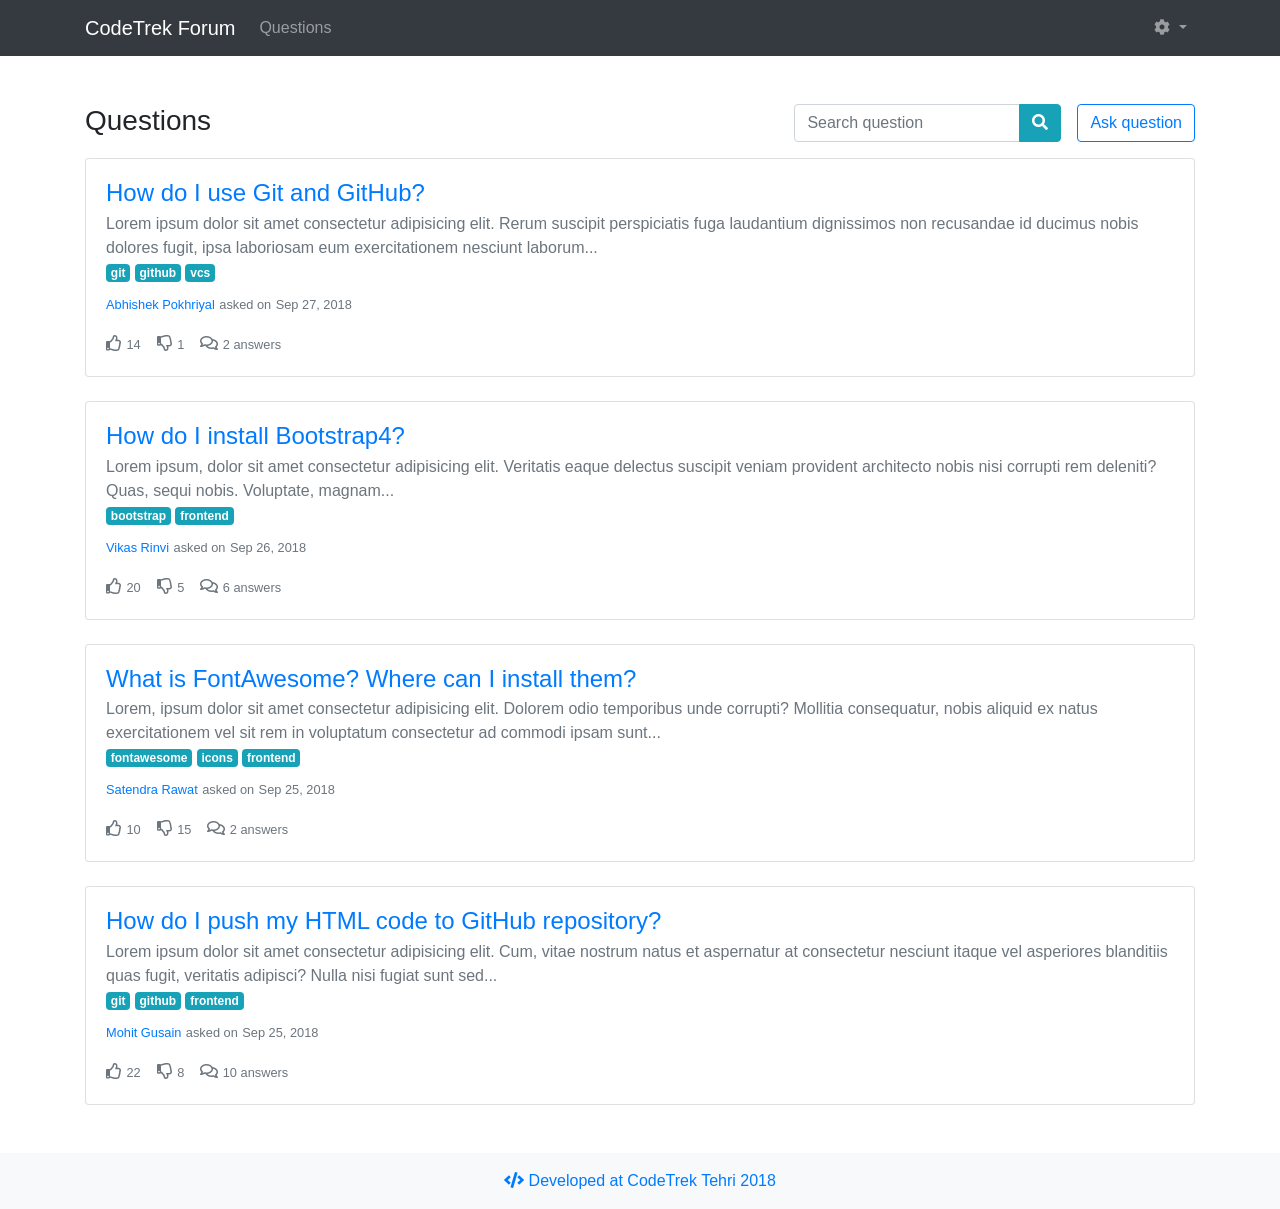
<file: index.html>
<!DOCTYPE html>
<html>
<head>
	<meta charset="utf-8" />
	<meta http-equiv="X-UA-Compatible" content="IE=edge">
	<title>CodeTrek Forum</title>
	<meta charset="utf-8">
  <meta name="viewport" content="width=device-width, initial-scale=1">
  <link rel="stylesheet" href="https://maxcdn.bootstrapcdn.com/bootstrap/4.1.3/css/bootstrap.min.css">
  <link rel="stylesheet" href="https://use.fontawesome.com/releases/v5.3.1/css/all.css" integrity="sha384-mzrmE5qonljUremFsqc01SB46JvROS7bZs3IO2EmfFsd15uHvIt+Y8vEf7N7fWAU" crossorigin="anonymous">
  <script src="https://ajax.googleapis.com/ajax/libs/jquery/3.3.1/jquery.min.js"></script>
  <script src="https://cdnjs.cloudflare.com/ajax/libs/popper.js/1.14.3/umd/popper.min.js"></script>
  <script src="https://maxcdn.bootstrapcdn.com/bootstrap/4.1.3/js/bootstrap.min.js"></script>
</head>
<body>
	<nav class="navbar sticky-top navbar-expand-lg navbar-dark bg-dark">
		<div class="container">
			<a class="navbar-brand" href="#">CodeTrek Forum</a>
			<button class="navbar-toggler" type="button" data-toggle="collapse" data-target="#navbarSupportedContent" aria-controls="navbarSupportedContent"
			 aria-expanded="false" aria-label="Toggle navigation">
				<span class="navbar-toggler-icon"></span>
			</button>

			<div class="collapse navbar-collapse" id="navbarSupportedContent">
				<ul class="navbar-nav mr-auto">
					<li class="nav-item">
						<a href="index.html" class="nav-link">Questions</a>
					</li>
				</ul>
				<ul class="navbar-nav">
					<li class="nav-item dropdown">
						<a class="nav-link dropdown-toggle" href="#" id="navbarDropdown" role="button" data-toggle="dropdown" aria-haspopup="true"
						 aria-expanded="false">
							<i class="fa fa-cog"></i>
						</a>
						<div class="dropdown-menu" aria-labelledby="navbarDropdown">
							<div class="dropdown-item disabled">Akhilesh Negi</div>
							<div class="dropdown-divider"></div>
							<a class="dropdown-item" href="profile.html">My Profile</a>
							<a class="dropdown-item" href="#">Settings</a>
							<div class="dropdown-divider"></div>
							<a class="dropdown-item" href="#">Sign out</a>
						</div>
					</li>
				</ul>
			</div>
		</div>
	</nav>
	<div class="container mt-5">
		<div class="d-flex justify-content-between mb-3 flex-column flex-md-row">
			<h3 class="font-weight-light mb-0">Questions</h3>
			<div class="d-flex flex-column flex-md-row">
				<form class="form-inline my-2 my-lg-0 mr-md-3">
					<div class="input-group">
						<input class="form-control" type="search" placeholder="Search question" aria-label="Search">
						<div class="input-group-append">
							<button class="btn btn-info my-0" type="submit">
								<i class="fa fa-search"></i>
							</button>
						</div>
					</div>
				</form>
				<a class="btn btn-outline-primary" href="new-question.html">Ask question</a>
			</div>

		</div>
		<div class="card mb-4 shadow-sm">
			<div class="card-body">
				<h4 class="card-title mb-1"><a class="text-body" href="answers.html">How do I use Git and GitHub?</a></h4>
				<p class="text-secondary mb-0">
					Lorem ipsum dolor sit amet consectetur adipisicing elit. Rerum suscipit perspiciatis fuga laudantium dignissimos non recusandae id ducimus nobis dolores fugit, ipsa laboriosam eum exercitationem nesciunt laborum...
				</p>
				<div class="mb-2">
					<a href="#" class="badge badge-info">git</a>
					<a href="#" class="badge badge-info">github</a>
					<a href="#" class="badge badge-info">vcs</a>
				</div>
				<p>
					<a href="#" class="card-link"><small>Abhishek Pokhriyal</small></a>
					<small class="text-secondary">asked on</small>
					<small class="text-secondary">Sep 27, 2018</small>
				</p>
				<div class="d-flex text-secondary">
					<div class="mr-3">
						<i class="far fa-thumbs-up"></i>
						<small>14</small>
					</div>
					<div class="mr-3">
						<i class="far fa-thumbs-down"></i>
						<small>1</small>
					</div>
					<div class="mr-3">
						<i class="far fa-comments"></i>
						<a href="answers.html" class="text-secondary"><small>2 answers</small></a>
					</div>
				</div>
			</div>
		</div>
		<div class="card mb-4 shadow-sm">
			<div class="card-body">
				<h4 class="card-title mb-1"><a class="text-body" href="#">How do I install Bootstrap4?</a></h4>
				<p class="text-secondary mb-0">
					Lorem ipsum, dolor sit amet consectetur adipisicing elit. Veritatis eaque delectus suscipit veniam provident architecto nobis nisi corrupti rem deleniti? Quas, sequi nobis. Voluptate, magnam...
				</p>
				<div class="mb-2">
					<a href="#" class="badge badge-info">bootstrap</a>
					<a href="#" class="badge badge-info">frontend</a>
				</div>
				<p>
					<a href="#" class="card-link"><small>Vikas Rinvi</small></a>
					<small class="text-secondary">asked on</small>
					<small class="text-secondary">Sep 26, 2018</small>
				</p>
				<div class="d-flex text-secondary">
					<div class="mr-3">
						<i class="far fa-thumbs-up"></i>
						<small>20</small>
					</div>
					<div  class="mr-3">
						<i class="far fa-thumbs-down"></i>
						<small>5</small>
					</div>
					<div class="mr-3">
						<i class="far fa-comments"></i>
						<a href="#" class="text-secondary"><small>6 answers</small></a>
					</div>
				</div>
			</div>
		</div>
		<div class="card mb-4 shadow-sm">
			<div class="card-body">
				<h4 class="card-title mb-1"><a class="text-body" href="#">What is FontAwesome? Where can I install them?</a></h4>
				<p class="text-secondary mb-0">
					Lorem, ipsum dolor sit amet consectetur adipisicing elit. Dolorem odio temporibus unde corrupti? Mollitia consequatur, nobis aliquid ex natus exercitationem vel sit rem in voluptatum consectetur ad commodi ipsam sunt...
				</p>
				<div class="mb-2">
					<a href="#" class="badge badge-info">fontawesome</a>
					<a href="#" class="badge badge-info">icons</a>
					<a href="#" class="badge badge-info">frontend</a>
				</div>
				<p>
					<a href="#" class="card-link"><small>Satendra Rawat</small></a>
					<small class="text-secondary">asked on</small>
					<small class="text-secondary">Sep 25, 2018</small>
				</p>
				<div class="d-flex text-secondary">
					<div class="mr-3">
						<i class="far fa-thumbs-up"></i>
						<small>10</small>
					</div>
					<div class="mr-3">
						<i class="far fa-thumbs-down"></i>
						<small>15</small>
					</div>
					<div class="mr-3">
						<i class="far fa-comments"></i>
						<a href="#" class="text-secondary"><small>2 answers</small></a>
					</div>
				</div>
			</div>
		</div>
		<div class="card mb-4 shadow-sm">
			<div class="card-body">
				<h4 class="card-title mb-1"><a class="text-body" href="#">How do I push my HTML code to GitHub repository?</a></h4>
				<p class="text-secondary mb-0">
					Lorem ipsum dolor sit amet consectetur adipisicing elit. Cum, vitae nostrum natus et aspernatur at consectetur nesciunt itaque vel asperiores blanditiis quas fugit, veritatis adipisci? Nulla nisi fugiat sunt sed...
				</p>
				<div class="mb-2">
					<a href="#" class="badge badge-info">git</a>
					<a href="#" class="badge badge-info">github</a>
					<a href="#" class="badge badge-info">frontend</a>
				</div>
				<p>
					<a href="#" class="card-link"><small>Mohit Gusain</small></a>
					<small class="text-secondary">asked on</small>
					<small class="text-secondary">Sep 25, 2018</small>
				</p>
				<div class="d-flex text-secondary">
					<div class="mr-3">
						<i class="far fa-thumbs-up"></i>
						<small>22</small>
					</div>
					<div class="mr-3">
						<i class="far fa-thumbs-down"></i>
						<small>8</small>
					</div>
					<div class="mr-3">
						<i class="far fa-comments"></i>
						<a href="#" class="text-secondary"><small>10 answers</small></a>
					</div>
				</div>
			</div>
		</div>
	</div>
	<footer class="bg-light py-3 text-center mt-5">
		<span class="text-primary"><i class="fas fa-code"></i> Developed at CodeTrek Tehri 2018</span>
	</footer>
</body>
</html>
</file>
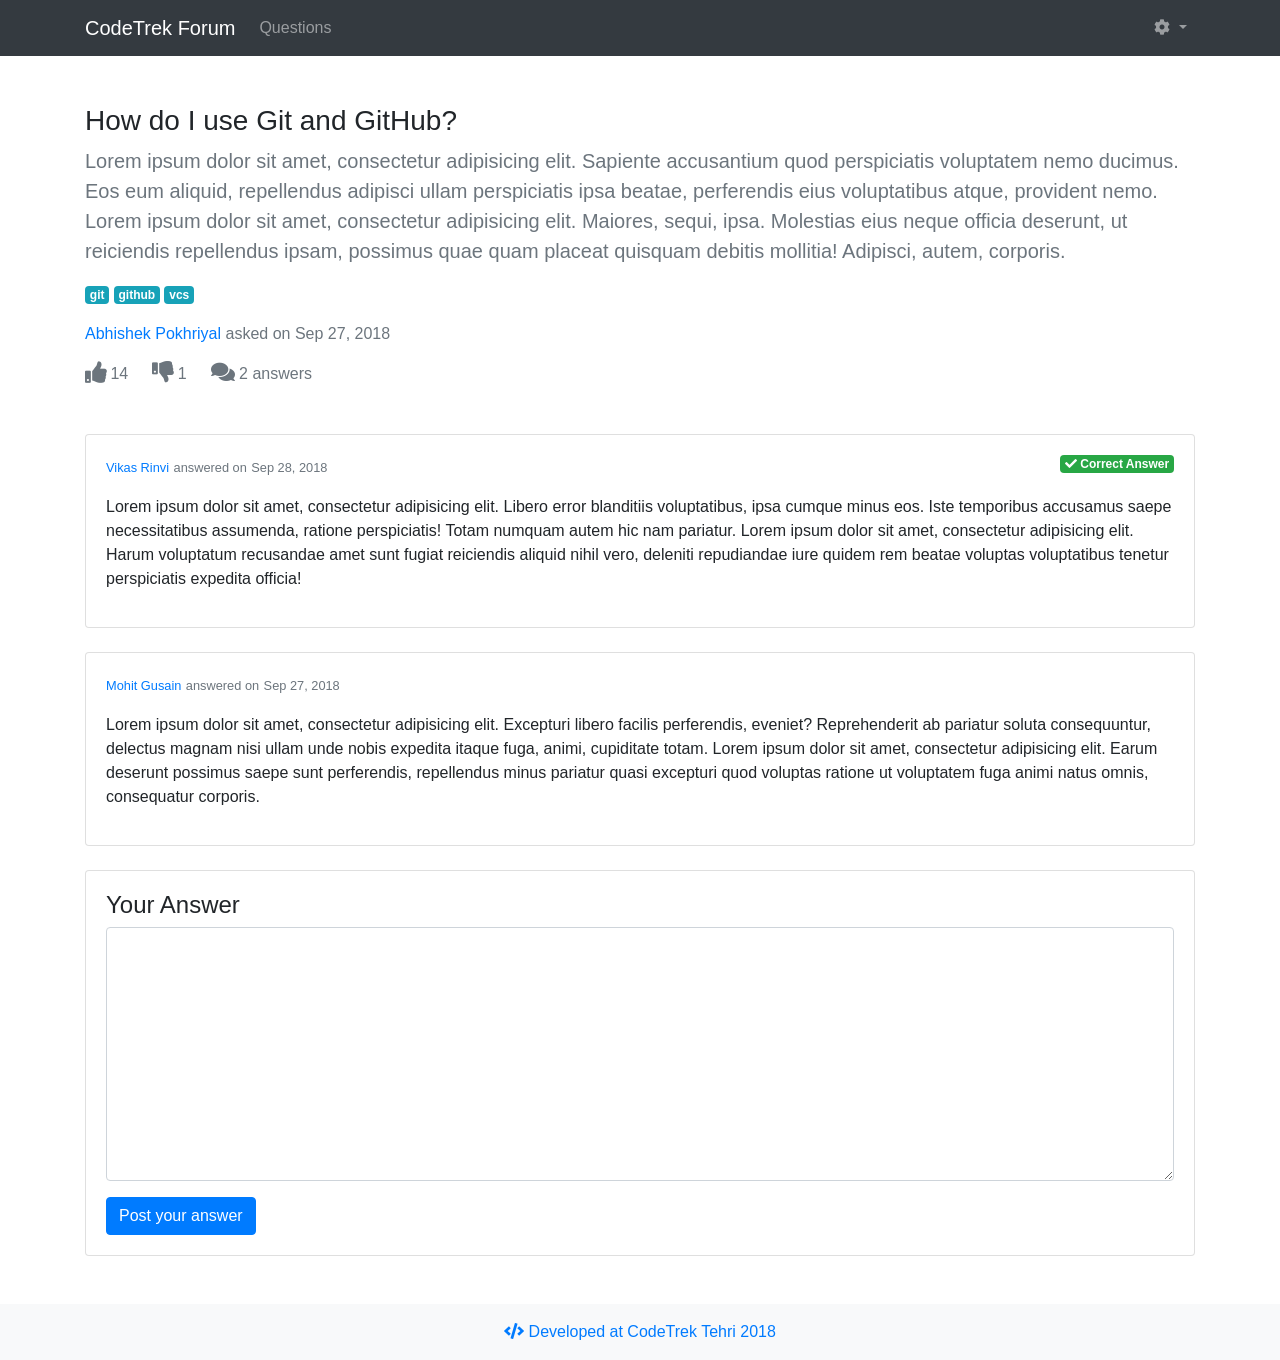
<file: answers.html>
<!DOCTYPE html>
<html>
<head>
	<meta charset="utf-8" />
	<meta http-equiv="X-UA-Compatible" content="IE=edge">
	<title>CodeTrek Forum</title>
	<meta charset="utf-8">
  <meta name="viewport" content="width=device-width, initial-scale=1">
  <link rel="stylesheet" href="https://maxcdn.bootstrapcdn.com/bootstrap/4.1.3/css/bootstrap.min.css">
  <link rel="stylesheet" href="css/style.css">
  <link rel="stylesheet" href="https://use.fontawesome.com/releases/v5.3.1/css/all.css" integrity="sha384-mzrmE5qonljUremFsqc01SB46JvROS7bZs3IO2EmfFsd15uHvIt+Y8vEf7N7fWAU" crossorigin="anonymous">
  <script src="https://ajax.googleapis.com/ajax/libs/jquery/3.3.1/jquery.min.js"></script>
  <script src="https://cdnjs.cloudflare.com/ajax/libs/popper.js/1.14.3/umd/popper.min.js"></script>
  <script src="https://maxcdn.bootstrapcdn.com/bootstrap/4.1.3/js/bootstrap.min.js"></script>
</head>
<body>
	<nav class="navbar sticky-top navbar-expand-lg navbar-dark bg-dark">
		<div class="container">
			<a class="navbar-brand" href="#">CodeTrek Forum</a>
			<button class="navbar-toggler" type="button" data-toggle="collapse" data-target="#navbarSupportedContent" aria-controls="navbarSupportedContent"
			 aria-expanded="false" aria-label="Toggle navigation">
				<span class="navbar-toggler-icon"></span>
			</button>

			<div class="collapse navbar-collapse" id="navbarSupportedContent">
				<ul class="navbar-nav mr-auto">
					<li class="nav-item">
						<a href="index.html" class="nav-link">Questions</a>
					</li>
				</ul>
				<ul class="navbar-nav">
					<li class="nav-item dropdown">
						<a class="nav-link dropdown-toggle" href="#" id="navbarDropdown" role="button" data-toggle="dropdown" aria-haspopup="true"
						 aria-expanded="false">
							<i class="fa fa-cog"></i>
						</a>
						<div class="dropdown-menu" aria-labelledby="navbarDropdown">
							<div class="dropdown-item disabled">Akhilesh Negi</div>
							<div class="dropdown-divider"></div>
							<a class="dropdown-item" href="profile.html">My Profile</a>
							<a class="dropdown-item" href="#">Settings</a>
							<div class="dropdown-divider"></div>
							<a class="dropdown-item" href="#">Sign out</a>
						</div>
					</li>
				</ul>
			</div>
		</div>
	</nav>
	<div class="container mt-5">
		<div class="mb-5">
			<h3>
				How do I use Git and GitHub?
			</h3>
			<p class="text-secondary lead">
				Lorem ipsum dolor sit amet, consectetur adipisicing elit. Sapiente accusantium quod perspiciatis voluptatem nemo ducimus. Eos eum aliquid, repellendus adipisci ullam perspiciatis ipsa beatae, perferendis eius voluptatibus atque, provident nemo. Lorem ipsum dolor sit amet, consectetur adipisicing elit. Maiores, sequi, ipsa. Molestias eius neque officia deserunt, ut reiciendis repellendus ipsam, possimus quae quam placeat quisquam debitis mollitia! Adipisci, autem, corporis.
			</p>
			<div class="mb-3">
				<a href="#" class="badge badge-info">git</a>
				<a href="#" class="badge badge-info">github</a>
				<a href="#" class="badge badge-info">vcs</a>
			</div>
			<p>
				<a href="#" class="card-link"><span>Abhishek Pokhriyal</span></a>
				<span class="text-secondary">asked on</span>
				<span class="text-secondary">Sep 27, 2018</span>
			</p>
			<div class="d-flex text-secondary">
				<div class="mr-4 like c-pointer">
					<i class="fas fa-thumbs-up fa-lg" id="like"></i>
					<span id="like_count">14</span>
				</div>
				<div class="mr-4 dislike c-pointer">
					<i class="fas fa-thumbs-down fa-lg" id="dislike"></i>
					<span id="dislike_count">1</span>
				</div>
				<div class="mr-4">
					<i class="fas fa-comments fa-lg"></i>
					<span>2 answers</span>
				</div>
			</div>
		</div>
		<div class="card mb-4 shadow-sm">
			<div class="card-body">
				<p>
					<a href="#" class="card-link"><small>Vikas Rinvi</small></a>
					<small class="text-secondary">answered on</small>
					<small class="text-secondary">Sep 28, 2018</small>
					<span class="badge badge-success correct_tag"><i class="fa fa-check" aria-hidden="true"></i> Correct Answer</span></h1>
				</p>
				<p>
					Lorem ipsum dolor sit amet, consectetur adipisicing elit. Libero error blanditiis voluptatibus, ipsa cumque minus eos. Iste temporibus accusamus saepe necessitatibus assumenda, ratione perspiciatis! Totam numquam autem hic nam pariatur. Lorem ipsum dolor sit amet, consectetur adipisicing elit. Harum voluptatum recusandae amet sunt fugiat reiciendis aliquid nihil vero, deleniti repudiandae iure quidem rem beatae voluptas voluptatibus tenetur perspiciatis expedita officia!
				</p>
			</div>
		</div>
		<div class="card mb-4 shadow-sm">
			<div class="card-body">
				<p>
					<a href="#" class="card-link"><small>Mohit Gusain</small></a>
					<small class="text-secondary">answered on</small>
					<small class="text-secondary">Sep 27, 2018</small>
				</p>
				<p>
					Lorem ipsum dolor sit amet, consectetur adipisicing elit. Excepturi libero facilis perferendis, eveniet? Reprehenderit ab pariatur soluta consequuntur, delectus magnam nisi ullam unde nobis expedita itaque fuga, animi, cupiditate totam. Lorem ipsum dolor sit amet, consectetur adipisicing elit. Earum deserunt possimus saepe sunt perferendis, repellendus minus pariatur quasi excepturi quod voluptas ratione ut voluptatem fuga animi natus omnis, consequatur corporis.
				</p>
			</div>
		</div>
		<div class="card mb-4 shadow-sm">
			<div class="card-body">
				<h4>Your Answer</h4>
				<form>
					<textarea name="description" id="description" rows="10" class="form-control" required>
					</textarea>
					<button type="submit" class="btn btn-primary mt-3">Post your answer</button>
				</form>
			</div>
		</div>
	</div>
	<footer class="bg-light py-3 text-center mt-5">
		<span class="text-primary"><i class="fas fa-code"></i> Developed at CodeTrek Tehri 2018</span>
	</footer>
	<script src="js/main.js" type="text/javascript"></script>
</body>
</html>
</file>
<file: css/style.css>
@media only screen and (min-width: 400px) {
  .correct_tag {
    float : right;
  }
}
</file>
